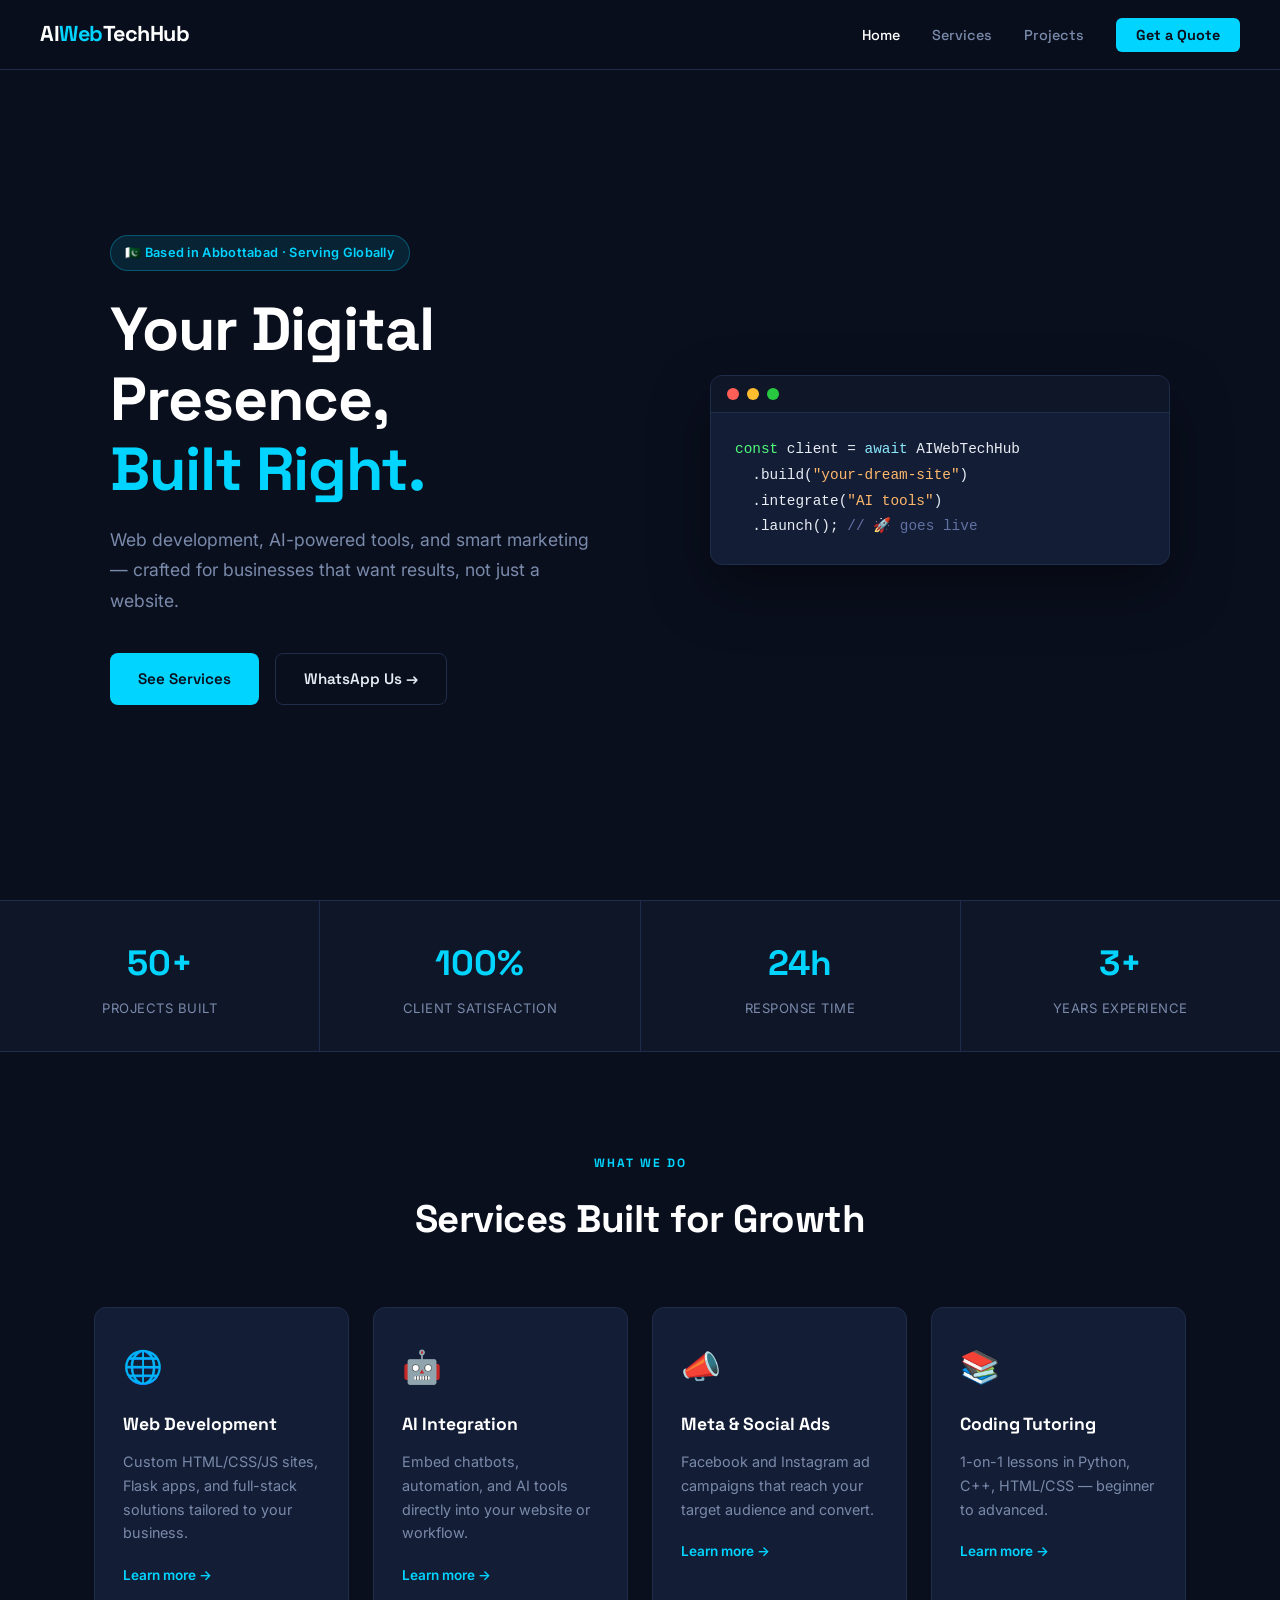
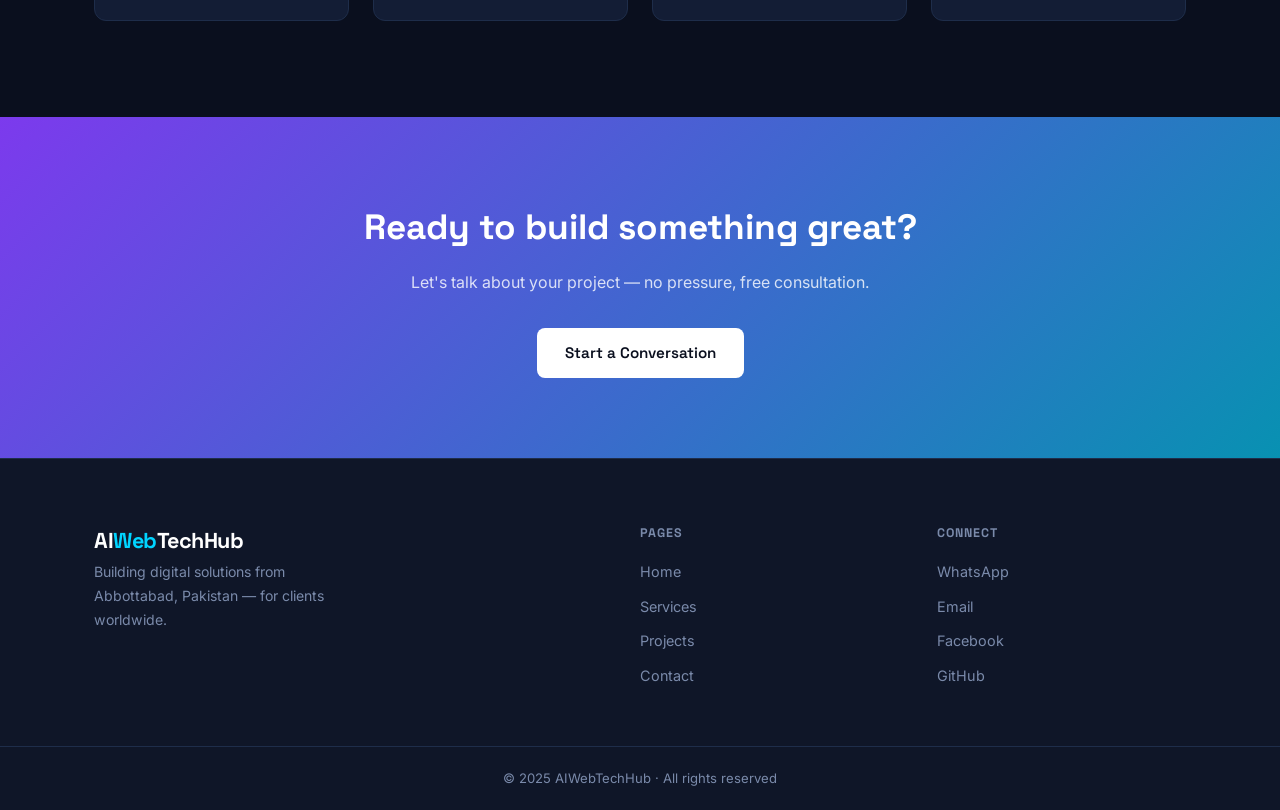
<file: index.html>
<!DOCTYPE html>
<html lang="en">
<head>
  <meta charset="UTF-8" />
  <meta name="viewport" content="width=device-width, initial-scale=1.0"/>
  <meta name="description" content="AIWebTechHub – Professional Web Development, AI Integration & Freelance Services in Pakistan."/>
  <meta name="facebook-domain-verification" content="ao5p8t0zbvvnbgl4bwg74y6uvb4ayr" />
  <title>AIWebTechHub – Web Development & AI Services</title>
  <link rel="stylesheet" href="css/style.css"/>
  <link rel="preconnect" href="https://fonts.googleapis.com"/>
  <link href="https://fonts.googleapis.com/css2?family=Space+Grotesk:wght@400;500;700&family=Inter:wght@300;400;500&display=swap" rel="stylesheet"/>

<!-- Google Analytics -->
<script async src="https://www.googletagmanager.com/gtag/js?id=G-YFWX3GRL5F"></script>
<script>
  window.dataLayer = window.dataLayer || [];
  function gtag(){dataLayer.push(arguments);}
  gtag("js", new Date());
  gtag("config", "G-YFWX3GRL5F");
</script>
</head>
<body>
  <nav class="nav" id="nav">
    <a href="index.html" class="nav-logo">AI<span>Web</span>TechHub</a>
    <button class="nav-toggle" onclick="toggleNav()" aria-label="Menu">&#9776;</button>
    <ul class="nav-links" id="navLinks">
      <li><a href="index.html" class="active">Home</a></li>
      <li><a href="services.html">Services</a></li>
      <li><a href="blog.html">Projects</a></li>
      <li><a href="contact.html" class="nav-cta">Get a Quote</a></li>
    </ul>
  </nav>

  <section class="hero">
    <div class="hero-content">
      <span class="hero-badge">🇵🇰 Based in Abbottabad · Serving Globally</span>
      <h1>Your Digital Presence,<br/><em>Built Right.</em></h1>
      <p class="hero-sub">Web development, AI-powered tools, and smart marketing — crafted for businesses that want results, not just a website.</p>
      <div class="hero-actions">
        <a href="services.html" class="btn btn-primary">See Services</a>
        <a href="contact.html" class="btn btn-ghost">WhatsApp Us →</a>
      </div>
    </div>
    <div class="hero-visual">
      <div class="code-card">
        <div class="code-dots"><span></span><span></span><span></span></div>
        <pre><code><span class="c-green">const</span> client = <span class="c-blue">await</span> AIWebTechHub
  .build(<span class="c-orange">"your-dream-site"</span>)
  .integrate(<span class="c-orange">"AI tools"</span>)
  .launch(); <span class="c-gray">// 🚀 goes live</span></code></pre>
      </div>
    </div>
  </section>

  <section class="stats">
    <div class="stat"><strong>50+</strong><span>Projects Built</span></div>
    <div class="stat"><strong>100%</strong><span>Client Satisfaction</span></div>
    <div class="stat"><strong>24h</strong><span>Response Time</span></div>
    <div class="stat"><strong>3+</strong><span>Years Experience</span></div>
  </section>

  <section class="section">
    <div class="container">
      <div class="section-head">
        <span class="eyebrow">What We Do</span>
        <h2>Services Built for Growth</h2>
      </div>
      <div class="cards">
        <div class="card">
          <div class="card-icon">🌐</div>
          <h3>Web Development</h3>
          <p>Custom HTML/CSS/JS sites, Flask apps, and full-stack solutions tailored to your business.</p>
          <a href="services.html#web" class="card-link">Learn more →</a>
        </div>
        <div class="card">
          <div class="card-icon">🤖</div>
          <h3>AI Integration</h3>
          <p>Embed chatbots, automation, and AI tools directly into your website or workflow.</p>
          <a href="services.html#ai" class="card-link">Learn more →</a>
        </div>
        <div class="card">
          <div class="card-icon">📣</div>
          <h3>Meta & Social Ads</h3>
          <p>Facebook and Instagram ad campaigns that reach your target audience and convert.</p>
          <a href="services.html#ads" class="card-link">Learn more →</a>
        </div>
        <div class="card">
          <div class="card-icon">📚</div>
          <h3>Coding Tutoring</h3>
          <p>1-on-1 lessons in Python, C++, HTML/CSS — beginner to advanced.</p>
          <a href="services.html#tutor" class="card-link">Learn more →</a>
        </div>
      </div>
    </div>
  </section>

  <section class="cta-band">
    <div class="container">
      <h2>Ready to build something great?</h2>
      <p>Let's talk about your project — no pressure, free consultation.</p>
      <a href="contact.html" class="btn btn-white">Start a Conversation</a>
    </div>
  </section>

  <footer class="footer">
    <div class="container footer-inner">
      <div class="footer-brand">
        <a href="index.html" class="nav-logo">AI<span>Web</span>TechHub</a>
        <p>Building digital solutions from Abbottabad, Pakistan — for clients worldwide.</p>
      </div>
      <div class="footer-links">
        <h4>Pages</h4>
        <a href="index.html">Home</a>
        <a href="services.html">Services</a>
        <a href="blog.html">Projects</a>
        <a href="contact.html">Contact</a>
      </div>
      <div class="footer-links">
        <h4>Connect</h4>
        <a href="https://wa.me/923401511291" target="_blank">WhatsApp</a>
        <a href="mailto:khalidhameed8989@gmail.com">Email</a>
        <a href="https://facebook.com/aiwebtechhub" target="_blank">Facebook</a>
        <a href="https://github.com/khalidhameed8989-hash" target="_blank">GitHub</a>
      </div>
    </div>
    <div class="footer-bottom"><p>© 2025 AIWebTechHub · All rights reserved</p></div>
  </footer>
  <script src="js/main.js"></script>
</body>
</html>
</file>
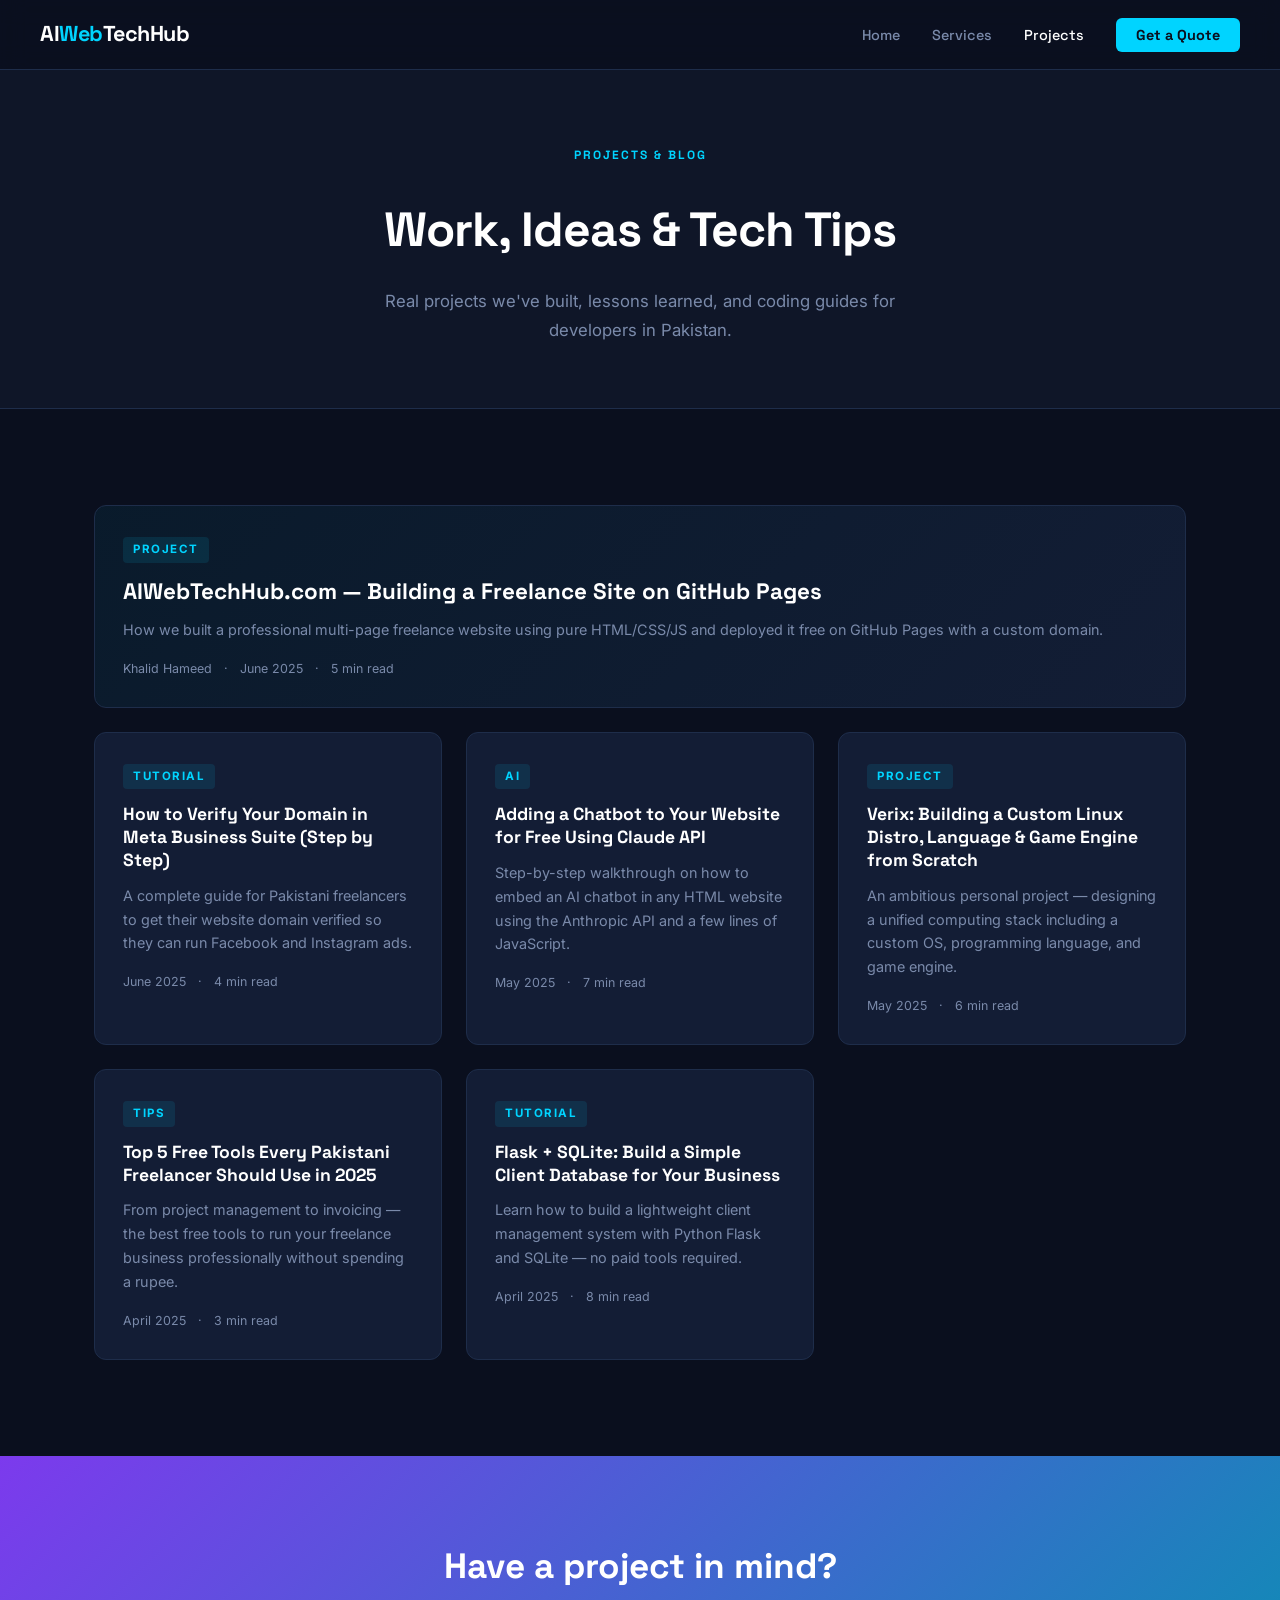
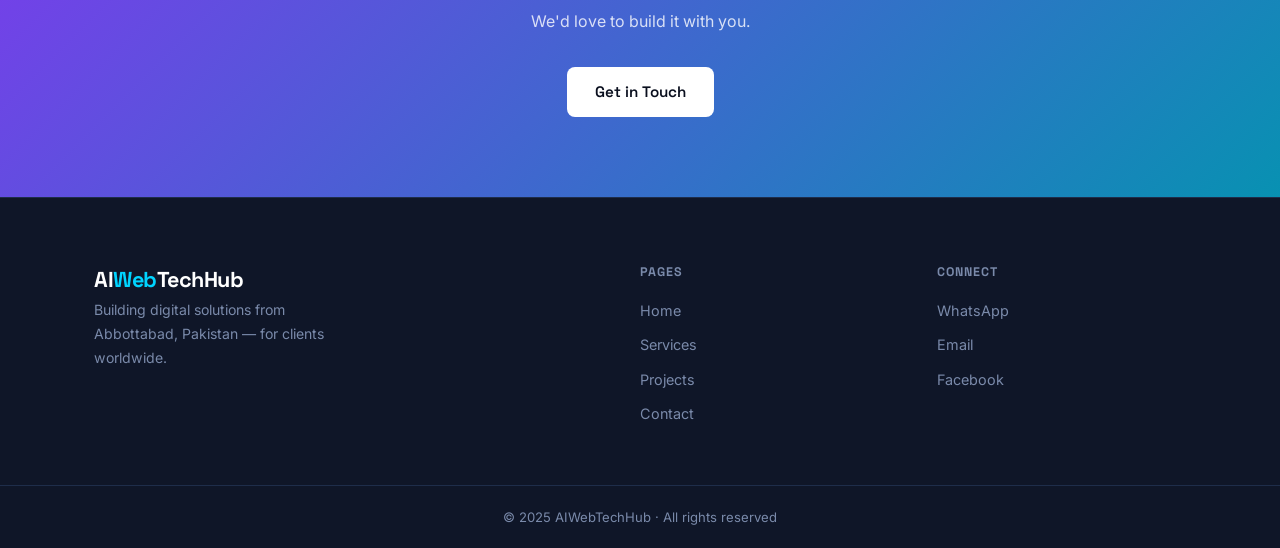
<file: blog.html>
<!DOCTYPE html>
<html lang="en">
<head>
  <meta charset="UTF-8"/>
  <meta name="viewport" content="width=device-width, initial-scale=1.0"/>
  <meta name="description" content="AIWebTechHub Projects & Blog – Coding tips, project showcases, and tech insights."/>
  <meta name="facebook-domain-verification" content="YOUR_META_CODE_HERE" />
  <title>Projects – AIWebTechHub</title>
  <link rel="stylesheet" href="css/style.css"/>
  <link rel="preconnect" href="https://fonts.googleapis.com"/>
  <link href="https://fonts.googleapis.com/css2?family=Space+Grotesk:wght@400;500;700&family=Inter:wght@300;400;500&display=swap" rel="stylesheet"/>

<!-- Google Analytics -->
<script async src="https://www.googletagmanager.com/gtag/js?id=G-YFWX3GRL5F"></script>
<script>
  window.dataLayer = window.dataLayer || [];
  function gtag(){dataLayer.push(arguments);}
  gtag("js", new Date());
  gtag("config", "G-YFWX3GRL5F");
</script>
</head>
<body>
  <nav class="nav" id="nav">
    <a href="index.html" class="nav-logo">AI<span>Web</span>TechHub</a>
    <button class="nav-toggle" onclick="toggleNav()" aria-label="Menu">&#9776;</button>
    <ul class="nav-links" id="navLinks">
      <li><a href="index.html">Home</a></li>
      <li><a href="services.html">Services</a></li>
      <li><a href="blog.html" class="active">Projects</a></li>
      <li><a href="contact.html" class="nav-cta">Get a Quote</a></li>
    </ul>
  </nav>

  <section class="page-hero">
    <div class="container">
      <span class="eyebrow">Projects & Blog</span>
      <h1>Work, Ideas & Tech Tips</h1>
      <p>Real projects we've built, lessons learned, and coding guides for developers in Pakistan.</p>
    </div>
  </section>

  <section class="section">
    <div class="container">
      <div class="blog-grid">
        <article class="blog-card featured">
          <div class="blog-tag">Project</div>
          <h2><a href="#">AIWebTechHub.com — Building a Freelance Site on GitHub Pages</a></h2>
          <p>How we built a professional multi-page freelance website using pure HTML/CSS/JS and deployed it free on GitHub Pages with a custom domain.</p>
          <div class="blog-meta">
            <span>Khalid Hameed</span>
            <span>June 2025</span>
            <span>5 min read</span>
          </div>
        </article>

        <article class="blog-card">
          <div class="blog-tag">Tutorial</div>
          <h3><a href="#">How to Verify Your Domain in Meta Business Suite (Step by Step)</a></h3>
          <p>A complete guide for Pakistani freelancers to get their website domain verified so they can run Facebook and Instagram ads.</p>
          <div class="blog-meta">
            <span>June 2025</span>
            <span>4 min read</span>
          </div>
        </article>

        <article class="blog-card">
          <div class="blog-tag">AI</div>
          <h3><a href="#">Adding a Chatbot to Your Website for Free Using Claude API</a></h3>
          <p>Step-by-step walkthrough on how to embed an AI chatbot in any HTML website using the Anthropic API and a few lines of JavaScript.</p>
          <div class="blog-meta">
            <span>May 2025</span>
            <span>7 min read</span>
          </div>
        </article>

        <article class="blog-card">
          <div class="blog-tag">Project</div>
          <h3><a href="#">Verix: Building a Custom Linux Distro, Language & Game Engine from Scratch</a></h3>
          <p>An ambitious personal project — designing a unified computing stack including a custom OS, programming language, and game engine.</p>
          <div class="blog-meta">
            <span>May 2025</span>
            <span>6 min read</span>
          </div>
        </article>

        <article class="blog-card">
          <div class="blog-tag">Tips</div>
          <h3><a href="#">Top 5 Free Tools Every Pakistani Freelancer Should Use in 2025</a></h3>
          <p>From project management to invoicing — the best free tools to run your freelance business professionally without spending a rupee.</p>
          <div class="blog-meta">
            <span>April 2025</span>
            <span>3 min read</span>
          </div>
        </article>

        <article class="blog-card">
          <div class="blog-tag">Tutorial</div>
          <h3><a href="#">Flask + SQLite: Build a Simple Client Database for Your Business</a></h3>
          <p>Learn how to build a lightweight client management system with Python Flask and SQLite — no paid tools required.</p>
          <div class="blog-meta">
            <span>April 2025</span>
            <span>8 min read</span>
          </div>
        </article>
      </div>
    </div>
  </section>

  <section class="cta-band">
    <div class="container">
      <h2>Have a project in mind?</h2>
      <p>We'd love to build it with you.</p>
      <a href="contact.html" class="btn btn-white">Get in Touch</a>
    </div>
  </section>

  <footer class="footer">
    <div class="container footer-inner">
      <div class="footer-brand">
        <a href="index.html" class="nav-logo">AI<span>Web</span>TechHub</a>
        <p>Building digital solutions from Abbottabad, Pakistan — for clients worldwide.</p>
      </div>
      <div class="footer-links">
        <h4>Pages</h4>
        <a href="index.html">Home</a>
        <a href="services.html">Services</a>
        <a href="blog.html">Projects</a>
        <a href="contact.html">Contact</a>
      </div>
      <div class="footer-links">
        <h4>Connect</h4>
        <a href="https://wa.me/923401511291" target="_blank">WhatsApp</a>
        <a href="mailto:khalidhameed8989@gmail.com">Email</a>
        <a href="https://facebook.com/aiwebtechhub" target="_blank">Facebook</a>
      </div>
    </div>
    <div class="footer-bottom"><p>© 2025 AIWebTechHub · All rights reserved</p></div>
  </footer>
  <script src="js/main.js"></script>
</body>
</html>
</file>
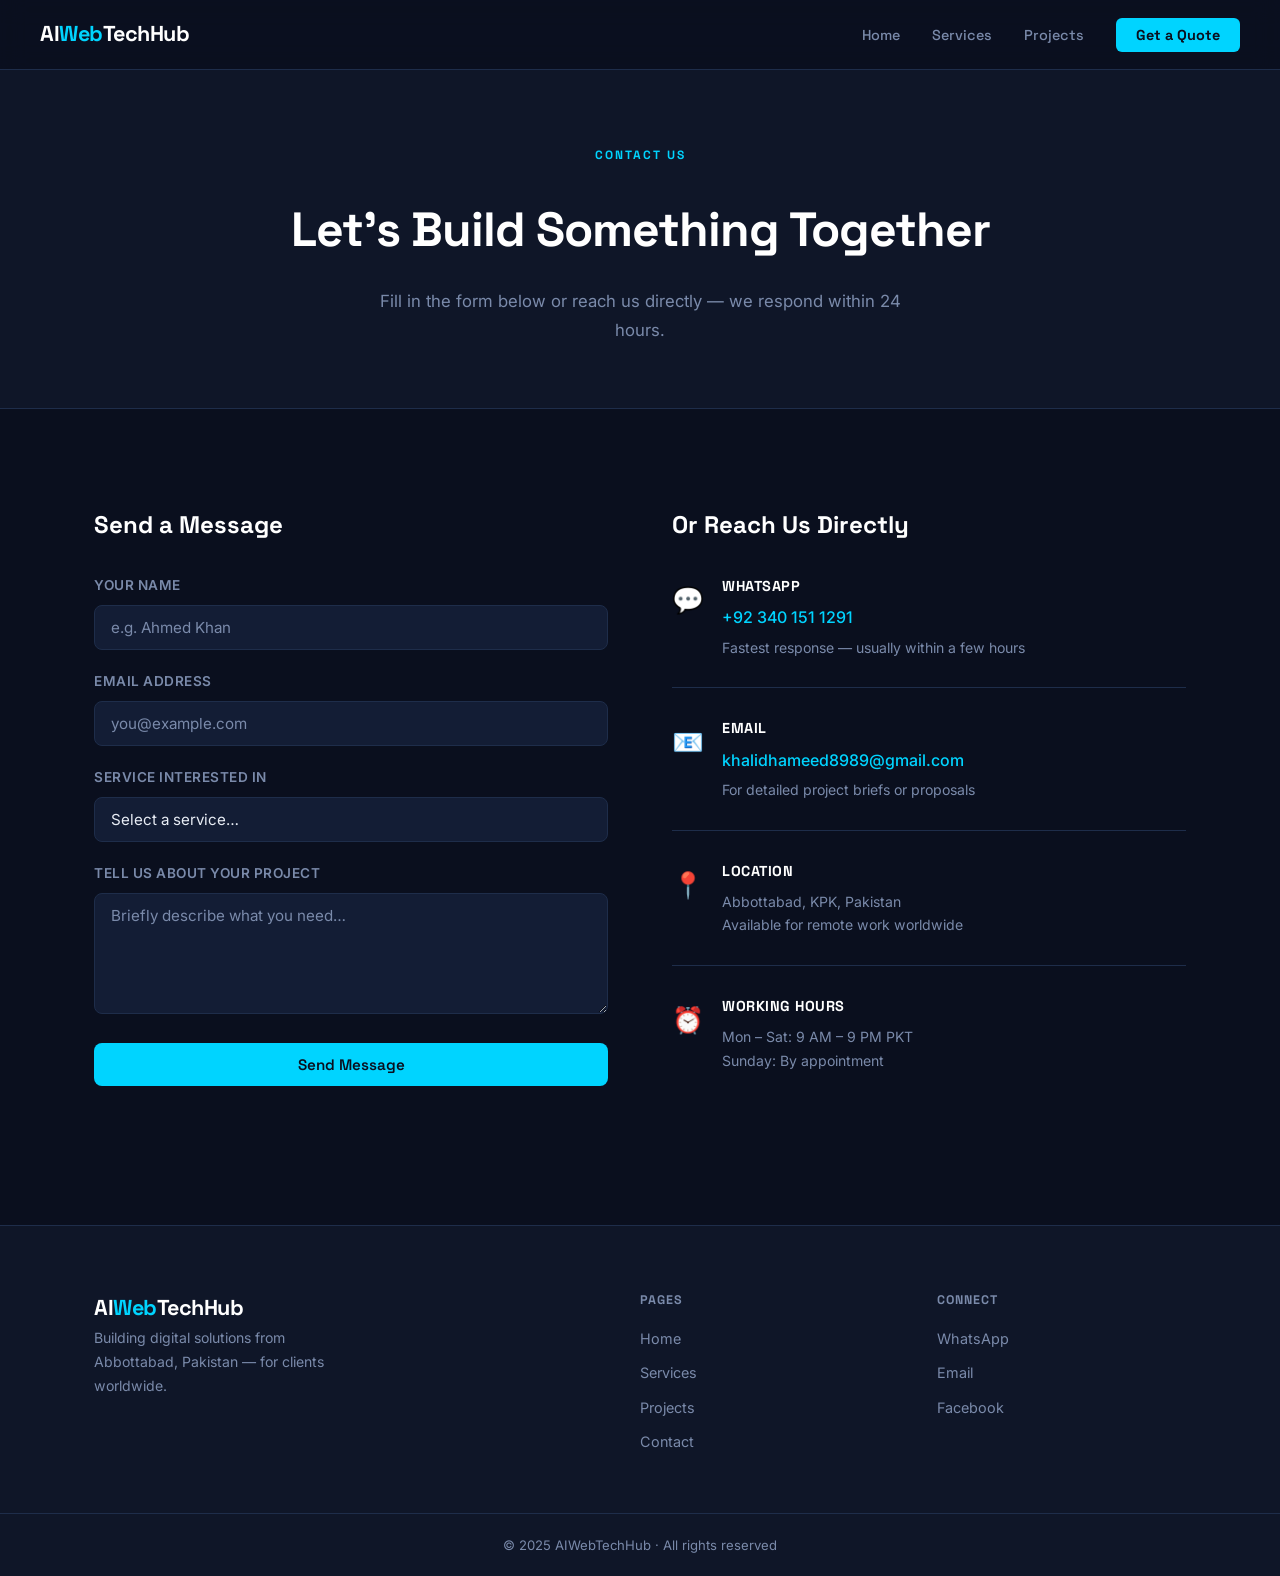
<file: contact.html>
<!DOCTYPE html>
<html lang="en">
<head>
  <meta charset="UTF-8"/>
  <meta name="viewport" content="width=device-width, initial-scale=1.0"/>
  <meta name="description" content="Contact AIWebTechHub – Get a free quote for your web project."/>
  <meta name="facebook-domain-verification" content="YOUR_META_CODE_HERE" />
  <title>Contact – AIWebTechHub</title>
  <link rel="stylesheet" href="css/style.css"/>
  <link rel="preconnect" href="https://fonts.googleapis.com"/>
  <link href="https://fonts.googleapis.com/css2?family=Space+Grotesk:wght@400;500;700&family=Inter:wght@300;400;500&display=swap" rel="stylesheet"/>

<!-- Google Analytics -->
<script async src="https://www.googletagmanager.com/gtag/js?id=G-YFWX3GRL5F"></script>
<script>
  window.dataLayer = window.dataLayer || [];
  function gtag(){dataLayer.push(arguments);}
  gtag("js", new Date());
  gtag("config", "G-YFWX3GRL5F");
</script>
</head>
<body>
  <nav class="nav" id="nav">
    <a href="index.html" class="nav-logo">AI<span>Web</span>TechHub</a>
    <button class="nav-toggle" onclick="toggleNav()" aria-label="Menu">&#9776;</button>
    <ul class="nav-links" id="navLinks">
      <li><a href="index.html">Home</a></li>
      <li><a href="services.html">Services</a></li>
      <li><a href="blog.html">Projects</a></li>
      <li><a href="contact.html" class="active nav-cta">Get a Quote</a></li>
    </ul>
  </nav>

  <section class="page-hero">
    <div class="container">
      <span class="eyebrow">Contact Us</span>
      <h1>Let's Build Something Together</h1>
      <p>Fill in the form below or reach us directly — we respond within 24 hours.</p>
    </div>
  </section>

  <section class="section">
    <div class="container contact-grid">
      <div class="contact-form-wrap">
        <h2>Send a Message</h2>
        <form id="contactForm">
          <div class="form-group">
            <label for="name">Your Name</label>
            <input type="text" id="name" name="name" placeholder="e.g. Ahmed Khan" required/>
          </div>
          <div class="form-group">
            <label for="email">Email Address</label>
            <input type="email" id="email" name="email" placeholder="you@example.com" required/>
          </div>
          <div class="form-group">
            <label for="service">Service Interested In</label>
            <select id="service" name="service">
              <option value="">Select a service…</option>
              <option>Web Development</option>
              <option>AI Integration</option>
              <option>Meta & Social Ads</option>
              <option>Coding Tutoring</option>
              <option>Other / Not Sure</option>
            </select>
          </div>
          <div class="form-group">
            <label for="message">Tell Us About Your Project</label>
            <textarea id="message" name="message" rows="5" placeholder="Briefly describe what you need…" required></textarea>
          </div>
          <button type="submit" class="btn btn-primary full-width">Send Message</button>
          <p id="form-status" class="form-status"></p>
        </form>
      </div>

      <div class="contact-info">
        <h2>Or Reach Us Directly</h2>
        <div class="contact-item">
          <div class="ci-icon">💬</div>
          <div>
            <h4>WhatsApp</h4>
            <a href="https://wa.me/923401511291" target="_blank">+92 340 151 1291</a>
            <p>Fastest response — usually within a few hours</p>
          </div>
        </div>
        <div class="contact-item">
          <div class="ci-icon">📧</div>
          <div>
            <h4>Email</h4>
            <a href="mailto:khalidhameed8989@gmail.com">khalidhameed8989@gmail.com</a>
            <p>For detailed project briefs or proposals</p>
          </div>
        </div>
        <div class="contact-item">
          <div class="ci-icon">📍</div>
          <div>
            <h4>Location</h4>
            <p>Abbottabad, KPK, Pakistan<br/>Available for remote work worldwide</p>
          </div>
        </div>
        <div class="contact-item">
          <div class="ci-icon">⏰</div>
          <div>
            <h4>Working Hours</h4>
            <p>Mon – Sat: 9 AM – 9 PM PKT<br/>Sunday: By appointment</p>
          </div>
        </div>
      </div>
    </div>
  </section>

  <footer class="footer">
    <div class="container footer-inner">
      <div class="footer-brand">
        <a href="index.html" class="nav-logo">AI<span>Web</span>TechHub</a>
        <p>Building digital solutions from Abbottabad, Pakistan — for clients worldwide.</p>
      </div>
      <div class="footer-links">
        <h4>Pages</h4>
        <a href="index.html">Home</a>
        <a href="services.html">Services</a>
        <a href="blog.html">Projects</a>
        <a href="contact.html">Contact</a>
      </div>
      <div class="footer-links">
        <h4>Connect</h4>
        <a href="https://wa.me/923401511291" target="_blank">WhatsApp</a>
        <a href="mailto:khalidhameed8989@gmail.com">Email</a>
        <a href="https://facebook.com/aiwebtechhub" target="_blank">Facebook</a>
      </div>
    </div>
    <div class="footer-bottom"><p>© 2025 AIWebTechHub · All rights reserved</p></div>
  </footer>

  <script src="js/main.js"></script>
</body>
</html>
</file>
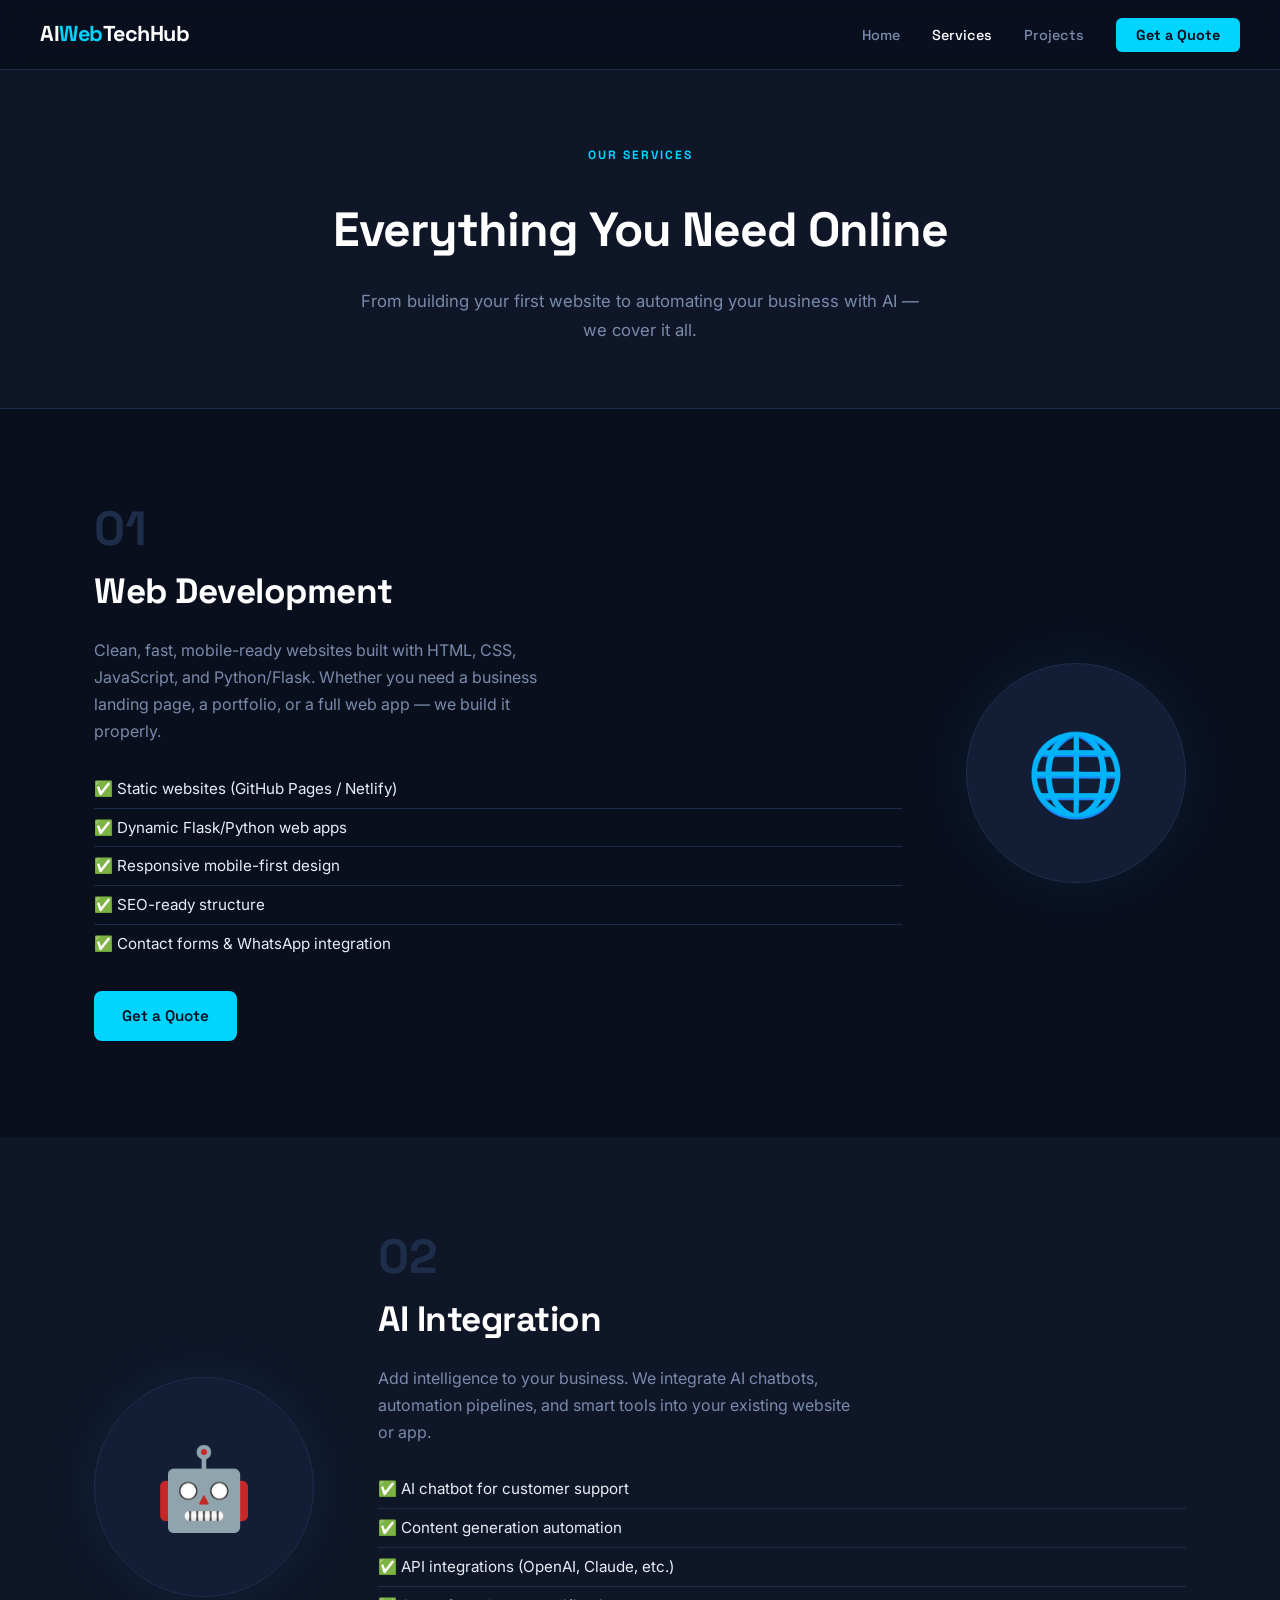
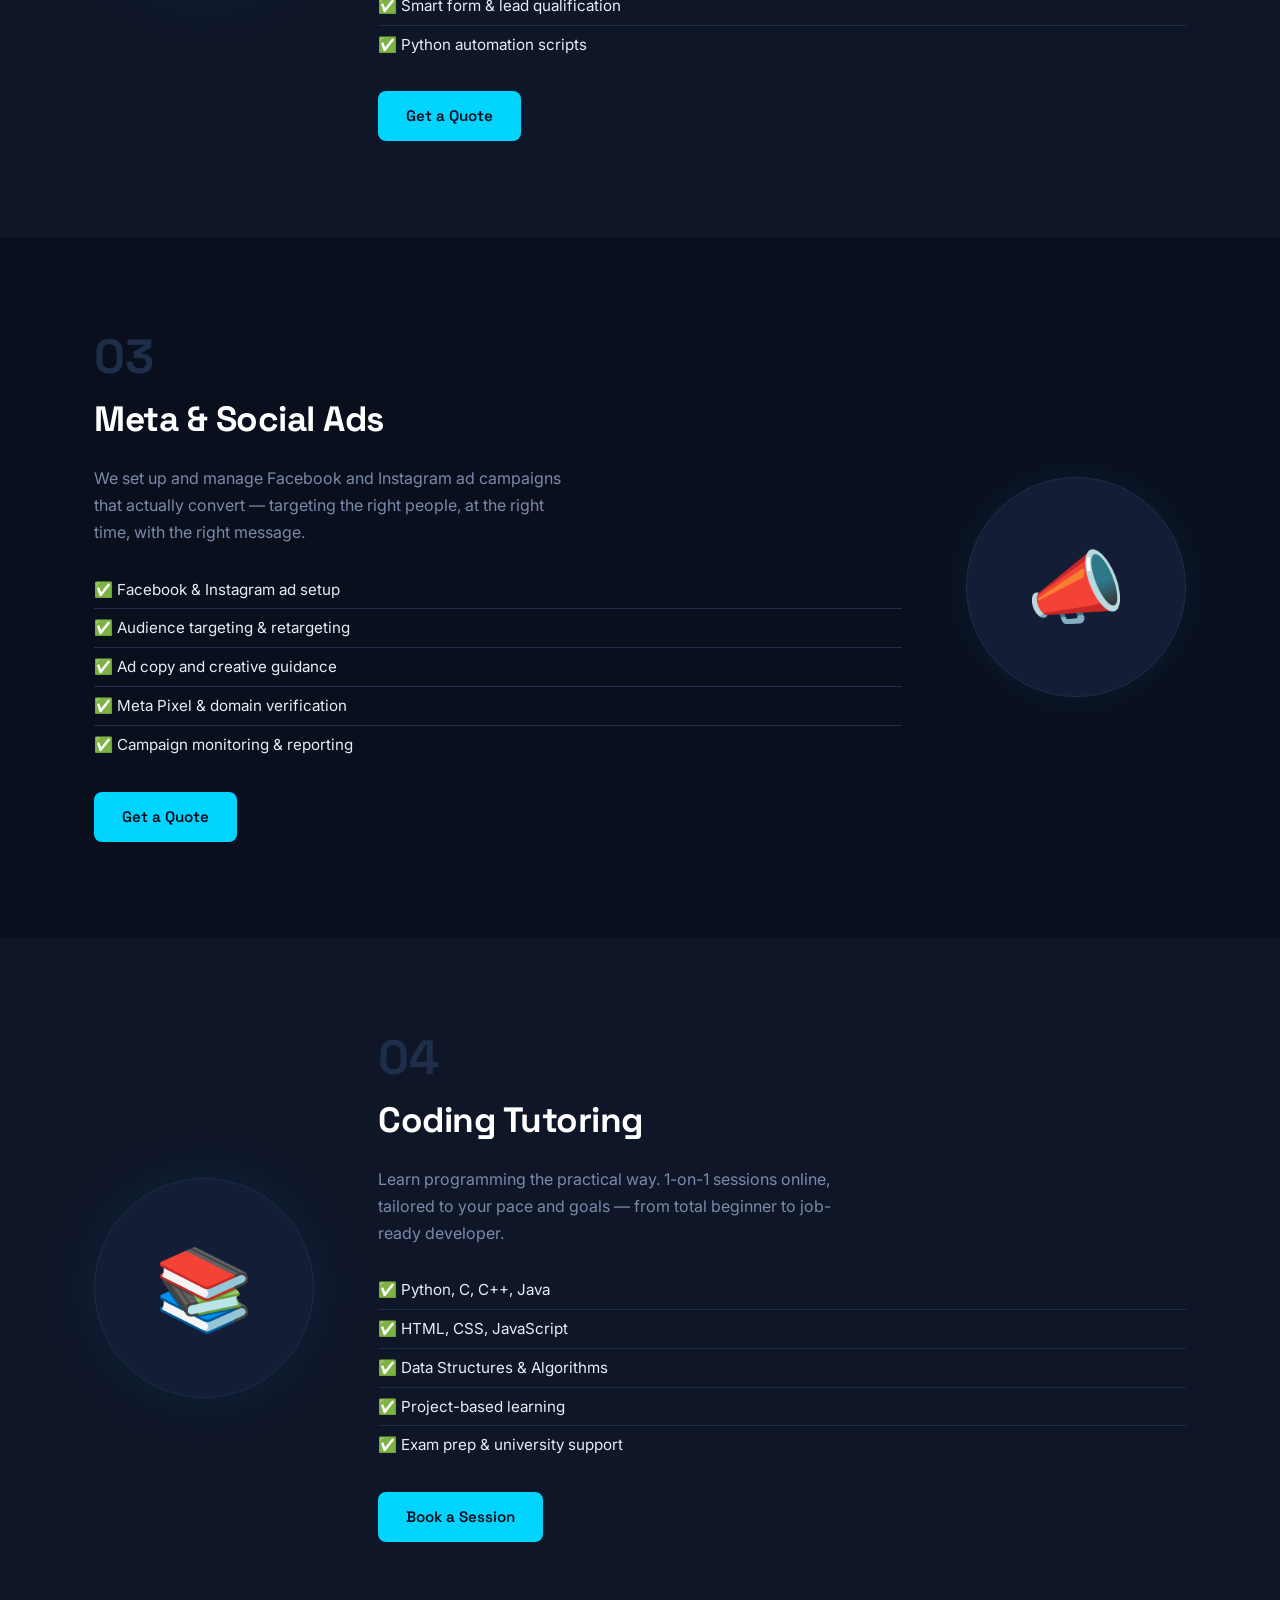
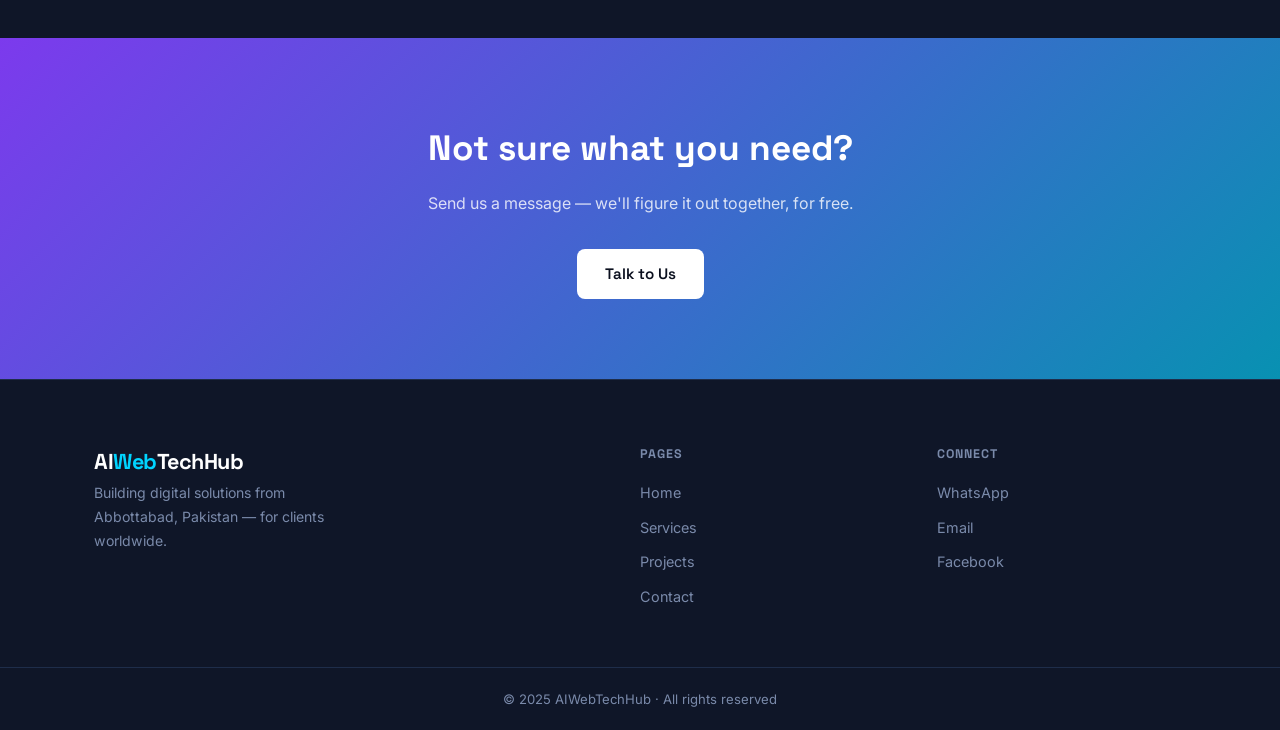
<file: services.html>
<!DOCTYPE html>
<html lang="en">
<head>
  <meta charset="UTF-8"/>
  <meta name="viewport" content="width=device-width, initial-scale=1.0"/>
  <meta name="description" content="AIWebTechHub Services – Web Development, AI Integration, Meta Ads, and Coding Tutoring."/>
  <meta name="facebook-domain-verification" content="YOUR_META_CODE_HERE" />
  <title>Services – AIWebTechHub</title>
  <link rel="stylesheet" href="css/style.css"/>
  <link rel="preconnect" href="https://fonts.googleapis.com"/>
  <link href="https://fonts.googleapis.com/css2?family=Space+Grotesk:wght@400;500;700&family=Inter:wght@300;400;500&display=swap" rel="stylesheet"/>

<!-- Google Analytics -->
<script async src="https://www.googletagmanager.com/gtag/js?id=G-YFWX3GRL5F"></script>
<script>
  window.dataLayer = window.dataLayer || [];
  function gtag(){dataLayer.push(arguments);}
  gtag("js", new Date());
  gtag("config", "G-YFWX3GRL5F");
</script>
</head>
<body>
  <nav class="nav" id="nav">
    <a href="index.html" class="nav-logo">AI<span>Web</span>TechHub</a>
    <button class="nav-toggle" onclick="toggleNav()" aria-label="Menu">&#9776;</button>
    <ul class="nav-links" id="navLinks">
      <li><a href="index.html">Home</a></li>
      <li><a href="services.html" class="active">Services</a></li>
      <li><a href="blog.html">Projects</a></li>
      <li><a href="contact.html" class="nav-cta">Get a Quote</a></li>
    </ul>
  </nav>

  <section class="page-hero">
    <div class="container">
      <span class="eyebrow">Our Services</span>
      <h1>Everything You Need Online</h1>
      <p>From building your first website to automating your business with AI — we cover it all.</p>
    </div>
  </section>

  <section class="section" id="web">
    <div class="container service-row">
      <div class="service-text">
        <span class="service-tag">01</span>
        <h2>Web Development</h2>
        <p>Clean, fast, mobile-ready websites built with HTML, CSS, JavaScript, and Python/Flask. Whether you need a business landing page, a portfolio, or a full web app — we build it properly.</p>
        <ul class="service-list">
          <li>✅ Static websites (GitHub Pages / Netlify)</li>
          <li>✅ Dynamic Flask/Python web apps</li>
          <li>✅ Responsive mobile-first design</li>
          <li>✅ SEO-ready structure</li>
          <li>✅ Contact forms & WhatsApp integration</li>
        </ul>
        <a href="contact.html" class="btn btn-primary">Get a Quote</a>
      </div>
      <div class="service-visual s1">🌐</div>
    </div>
  </section>

  <section class="section alt-bg" id="ai">
    <div class="container service-row reverse">
      <div class="service-text">
        <span class="service-tag">02</span>
        <h2>AI Integration</h2>
        <p>Add intelligence to your business. We integrate AI chatbots, automation pipelines, and smart tools into your existing website or app.</p>
        <ul class="service-list">
          <li>✅ AI chatbot for customer support</li>
          <li>✅ Content generation automation</li>
          <li>✅ API integrations (OpenAI, Claude, etc.)</li>
          <li>✅ Smart form & lead qualification</li>
          <li>✅ Python automation scripts</li>
        </ul>
        <a href="contact.html" class="btn btn-primary">Get a Quote</a>
      </div>
      <div class="service-visual s2">🤖</div>
    </div>
  </section>

  <section class="section" id="ads">
    <div class="container service-row">
      <div class="service-text">
        <span class="service-tag">03</span>
        <h2>Meta & Social Ads</h2>
        <p>We set up and manage Facebook and Instagram ad campaigns that actually convert — targeting the right people, at the right time, with the right message.</p>
        <ul class="service-list">
          <li>✅ Facebook & Instagram ad setup</li>
          <li>✅ Audience targeting & retargeting</li>
          <li>✅ Ad copy and creative guidance</li>
          <li>✅ Meta Pixel & domain verification</li>
          <li>✅ Campaign monitoring & reporting</li>
        </ul>
        <a href="contact.html" class="btn btn-primary">Get a Quote</a>
      </div>
      <div class="service-visual s3">📣</div>
    </div>
  </section>

  <section class="section alt-bg" id="tutor">
    <div class="container service-row reverse">
      <div class="service-text">
        <span class="service-tag">04</span>
        <h2>Coding Tutoring</h2>
        <p>Learn programming the practical way. 1-on-1 sessions online, tailored to your pace and goals — from total beginner to job-ready developer.</p>
        <ul class="service-list">
          <li>✅ Python, C, C++, Java</li>
          <li>✅ HTML, CSS, JavaScript</li>
          <li>✅ Data Structures & Algorithms</li>
          <li>✅ Project-based learning</li>
          <li>✅ Exam prep & university support</li>
        </ul>
        <a href="contact.html" class="btn btn-primary">Book a Session</a>
      </div>
      <div class="service-visual s4">📚</div>
    </div>
  </section>

  <section class="cta-band">
    <div class="container">
      <h2>Not sure what you need?</h2>
      <p>Send us a message — we'll figure it out together, for free.</p>
      <a href="contact.html" class="btn btn-white">Talk to Us</a>
    </div>
  </section>

  <footer class="footer">
    <div class="container footer-inner">
      <div class="footer-brand">
        <a href="index.html" class="nav-logo">AI<span>Web</span>TechHub</a>
        <p>Building digital solutions from Abbottabad, Pakistan — for clients worldwide.</p>
      </div>
      <div class="footer-links">
        <h4>Pages</h4>
        <a href="index.html">Home</a>
        <a href="services.html">Services</a>
        <a href="blog.html">Projects</a>
        <a href="contact.html">Contact</a>
      </div>
      <div class="footer-links">
        <h4>Connect</h4>
        <a href="https://wa.me/923401511291" target="_blank">WhatsApp</a>
        <a href="mailto:khalidhameed8989@gmail.com">Email</a>
        <a href="https://facebook.com/aiwebtechhub" target="_blank">Facebook</a>
      </div>
    </div>
    <div class="footer-bottom"><p>© 2025 AIWebTechHub · All rights reserved</p></div>
  </footer>
  <script src="js/main.js"></script>
</body>
</html>
</file>
<file: css/style.css>
/* ==========================================
   AIWebTechHub – Main Stylesheet
   Palette: Deep navy bg · Cyan accent · Off-white text
   Type: Space Grotesk (display) / Inter (body)
   ========================================== */

*, *::before, *::after { box-sizing: border-box; margin: 0; padding: 0; }

:root {
  --bg:        #0a0f1e;
  --bg-alt:    #0f1628;
  --surface:   #131d35;
  --border:    #1e2d4a;
  --accent:    #00d4ff;
  --accent2:   #7c3aed;
  --text:      #e8edf5;
  --muted:     #7a8aaa;
  --white:     #ffffff;
  --font-d:    'Space Grotesk', sans-serif;
  --font-b:    'Inter', sans-serif;
  --radius:    12px;
  --transition: 0.25s ease;
}

html { scroll-behavior: smooth; }

body {
  background: var(--bg);
  color: var(--text);
  font-family: var(--font-b);
  font-size: 16px;
  line-height: 1.7;
  -webkit-font-smoothing: antialiased;
}

a { color: inherit; text-decoration: none; }
img { max-width: 100%; display: block; }

.container {
  max-width: 1140px;
  margin: 0 auto;
  padding: 0 24px;
}

/* ── NAV ── */
.nav {
  position: fixed;
  top: 0; left: 0; right: 0;
  z-index: 100;
  display: flex;
  align-items: center;
  justify-content: space-between;
  padding: 16px 40px;
  background: rgba(10, 15, 30, 0.85);
  backdrop-filter: blur(12px);
  border-bottom: 1px solid var(--border);
  transition: padding var(--transition);
}

.nav-logo {
  font-family: var(--font-d);
  font-size: 1.35rem;
  font-weight: 700;
  color: var(--white);
  letter-spacing: -0.5px;
}

.nav-logo span { color: var(--accent); }

.nav-links {
  display: flex;
  align-items: center;
  gap: 32px;
  list-style: none;
}

.nav-links a {
  font-family: var(--font-d);
  font-size: 0.9rem;
  font-weight: 500;
  color: var(--muted);
  transition: color var(--transition);
}

.nav-links a:hover,
.nav-links a.active { color: var(--white); }

.nav-cta {
  background: var(--accent) !important;
  color: var(--bg) !important;
  padding: 8px 20px;
  border-radius: 6px;
  font-weight: 700 !important;
  transition: opacity var(--transition) !important;
}

.nav-cta:hover { opacity: 0.85; }

.nav-toggle {
  display: none;
  background: none;
  border: none;
  color: var(--text);
  font-size: 1.5rem;
  cursor: pointer;
}

/* ── HERO ── */
.hero {
  min-height: 100vh;
  display: flex;
  align-items: center;
  padding: 120px 40px 80px;
  max-width: 1140px;
  margin: 0 auto;
  gap: 60px;
}

.hero-content { flex: 1; }

.hero-badge {
  display: inline-block;
  background: rgba(0, 212, 255, 0.1);
  border: 1px solid rgba(0, 212, 255, 0.3);
  color: var(--accent);
  font-size: 0.8rem;
  font-weight: 600;
  padding: 6px 14px;
  border-radius: 100px;
  letter-spacing: 0.3px;
  margin-bottom: 24px;
}

.hero-content h1 {
  font-family: var(--font-d);
  font-size: clamp(2.4rem, 5vw, 3.8rem);
  font-weight: 700;
  line-height: 1.15;
  color: var(--white);
  letter-spacing: -1px;
  margin-bottom: 20px;
}

.hero-content h1 em {
  font-style: normal;
  color: var(--accent);
}

.hero-sub {
  font-size: 1.1rem;
  color: var(--muted);
  max-width: 480px;
  margin-bottom: 36px;
  line-height: 1.75;
}

.hero-actions { display: flex; gap: 16px; flex-wrap: wrap; }

.hero-visual { flex: 1; max-width: 460px; }

/* Code Card */
.code-card {
  background: var(--surface);
  border: 1px solid var(--border);
  border-radius: var(--radius);
  overflow: hidden;
  box-shadow: 0 24px 60px rgba(0,0,0,0.4);
}

.code-dots {
  padding: 12px 16px;
  background: var(--bg-alt);
  border-bottom: 1px solid var(--border);
  display: flex;
  gap: 8px;
}

.code-dots span {
  width: 12px; height: 12px;
  border-radius: 50%;
  background: var(--border);
}

.code-dots span:nth-child(1) { background: #ff5f57; }
.code-dots span:nth-child(2) { background: #febc2e; }
.code-dots span:nth-child(3) { background: #28c840; }

.code-card pre {
  padding: 24px;
  font-family: 'Courier New', monospace;
  font-size: 0.9rem;
  line-height: 1.8;
  overflow-x: auto;
}

.c-green  { color: #50fa7b; }
.c-blue   { color: #8be9fd; }
.c-orange { color: #ffb86c; }
.c-gray   { color: #6272a4; }

/* ── BUTTONS ── */
.btn {
  display: inline-flex;
  align-items: center;
  justify-content: center;
  font-family: var(--font-d);
  font-size: 0.95rem;
  font-weight: 600;
  padding: 12px 28px;
  border-radius: 8px;
  border: none;
  cursor: pointer;
  transition: all var(--transition);
  text-decoration: none;
}

.btn-primary {
  background: var(--accent);
  color: var(--bg);
}

.btn-primary:hover { background: #00bfe8; transform: translateY(-1px); }

.btn-ghost {
  background: transparent;
  color: var(--text);
  border: 1px solid var(--border);
}

.btn-ghost:hover { border-color: var(--accent); color: var(--accent); }

.btn-white {
  background: var(--white);
  color: var(--bg);
}

.btn-white:hover { background: #e8edf5; transform: translateY(-1px); }

.full-width { width: 100%; }

/* ── STATS ── */
.stats {
  display: flex;
  justify-content: center;
  flex-wrap: wrap;
  gap: 0;
  border-top: 1px solid var(--border);
  border-bottom: 1px solid var(--border);
  background: var(--bg-alt);
}

.stat {
  flex: 1;
  min-width: 160px;
  display: flex;
  flex-direction: column;
  align-items: center;
  padding: 32px 24px;
  border-right: 1px solid var(--border);
}

.stat:last-child { border-right: none; }

.stat strong {
  font-family: var(--font-d);
  font-size: 2.2rem;
  font-weight: 700;
  color: var(--accent);
}

.stat span {
  font-size: 0.82rem;
  color: var(--muted);
  text-transform: uppercase;
  letter-spacing: 0.5px;
  margin-top: 4px;
}

/* ── SECTIONS ── */
.section {
  padding: 96px 0;
}

.alt-bg { background: var(--bg-alt); }

.section-head {
  text-align: center;
  margin-bottom: 56px;
}

.eyebrow {
  display: inline-block;
  font-family: var(--font-d);
  font-size: 0.75rem;
  font-weight: 700;
  letter-spacing: 2px;
  text-transform: uppercase;
  color: var(--accent);
  margin-bottom: 12px;
}

.section-head h2 {
  font-family: var(--font-d);
  font-size: clamp(1.8rem, 3vw, 2.5rem);
  font-weight: 700;
  color: var(--white);
  letter-spacing: -0.5px;
}

/* ── CARDS ── */
.cards {
  display: grid;
  grid-template-columns: repeat(auto-fit, minmax(240px, 1fr));
  gap: 24px;
}

.card {
  background: var(--surface);
  border: 1px solid var(--border);
  border-radius: var(--radius);
  padding: 32px 28px;
  transition: border-color var(--transition), transform var(--transition);
}

.card:hover {
  border-color: var(--accent);
  transform: translateY(-4px);
}

.card-icon {
  font-size: 2rem;
  margin-bottom: 16px;
}

.card h3 {
  font-family: var(--font-d);
  font-size: 1.1rem;
  font-weight: 700;
  color: var(--white);
  margin-bottom: 10px;
}

.card p {
  font-size: 0.9rem;
  color: var(--muted);
  line-height: 1.65;
  margin-bottom: 16px;
}

.card-link {
  font-size: 0.85rem;
  font-weight: 600;
  color: var(--accent);
}

.card-link:hover { text-decoration: underline; }

/* ── CTA BAND ── */
.cta-band {
  background: linear-gradient(135deg, var(--accent2) 0%, #0891b2 100%);
  padding: 80px 0;
  text-align: center;
}

.cta-band h2 {
  font-family: var(--font-d);
  font-size: clamp(1.6rem, 3vw, 2.2rem);
  font-weight: 700;
  color: var(--white);
  margin-bottom: 12px;
}

.cta-band p {
  color: rgba(255,255,255,0.8);
  font-size: 1rem;
  margin-bottom: 32px;
}

/* ── PAGE HERO ── */
.page-hero {
  padding: 140px 0 64px;
  text-align: center;
  background: var(--bg-alt);
  border-bottom: 1px solid var(--border);
}

.page-hero h1 {
  font-family: var(--font-d);
  font-size: clamp(2rem, 4vw, 3rem);
  font-weight: 700;
  color: var(--white);
  letter-spacing: -1px;
  margin: 12px 0 16px;
}

.page-hero p {
  color: var(--muted);
  font-size: 1.05rem;
  max-width: 560px;
  margin: 0 auto;
}

/* ── SERVICES PAGE ── */
.service-row {
  display: flex;
  align-items: center;
  gap: 64px;
}

.service-row.reverse { flex-direction: row-reverse; }

.service-text { flex: 1; }

.service-tag {
  font-family: var(--font-d);
  font-size: 3rem;
  font-weight: 700;
  color: var(--border);
  line-height: 1;
  margin-bottom: 8px;
  display: block;
}

.service-text h2 {
  font-family: var(--font-d);
  font-size: clamp(1.6rem, 3vw, 2.2rem);
  font-weight: 700;
  color: var(--white);
  letter-spacing: -0.5px;
  margin-bottom: 16px;
}

.service-text p {
  color: var(--muted);
  font-size: 1rem;
  margin-bottom: 24px;
  max-width: 480px;
}

.service-list {
  list-style: none;
  margin-bottom: 28px;
}

.service-list li {
  font-size: 0.95rem;
  color: var(--text);
  padding: 6px 0;
  border-bottom: 1px solid var(--border);
}

.service-list li:last-child { border-bottom: none; }

.service-visual {
  flex: 0 0 220px;
  height: 220px;
  background: var(--surface);
  border: 1px solid var(--border);
  border-radius: 50%;
  display: flex;
  align-items: center;
  justify-content: center;
  font-size: 5rem;
  box-shadow: 0 0 60px rgba(0, 212, 255, 0.07);
}

/* ── CONTACT PAGE ── */
.contact-grid {
  display: grid;
  grid-template-columns: 1fr 1fr;
  gap: 64px;
  align-items: start;
}

.contact-form-wrap h2,
.contact-info h2 {
  font-family: var(--font-d);
  font-size: 1.5rem;
  font-weight: 700;
  color: var(--white);
  margin-bottom: 28px;
}

.form-group {
  margin-bottom: 20px;
}

.form-group label {
  display: block;
  font-size: 0.85rem;
  font-weight: 600;
  color: var(--muted);
  margin-bottom: 8px;
  text-transform: uppercase;
  letter-spacing: 0.5px;
}

.form-group input,
.form-group select,
.form-group textarea {
  width: 100%;
  background: var(--surface);
  border: 1px solid var(--border);
  border-radius: 8px;
  padding: 12px 16px;
  color: var(--text);
  font-family: var(--font-b);
  font-size: 0.95rem;
  outline: none;
  transition: border-color var(--transition);
  appearance: none;
}

.form-group input:focus,
.form-group select:focus,
.form-group textarea:focus {
  border-color: var(--accent);
}

.form-group input::placeholder,
.form-group textarea::placeholder { color: var(--muted); }

.form-status {
  margin-top: 12px;
  font-size: 0.9rem;
  color: var(--accent);
  min-height: 20px;
}

.contact-item {
  display: flex;
  gap: 18px;
  margin-bottom: 28px;
  padding-bottom: 28px;
  border-bottom: 1px solid var(--border);
}

.contact-item:last-child { border-bottom: none; }

.ci-icon {
  font-size: 1.6rem;
  flex-shrink: 0;
  margin-top: 4px;
}

.contact-item h4 {
  font-family: var(--font-d);
  font-size: 0.9rem;
  font-weight: 700;
  color: var(--white);
  margin-bottom: 6px;
  text-transform: uppercase;
  letter-spacing: 0.5px;
}

.contact-item a {
  color: var(--accent);
  font-weight: 500;
}

.contact-item p {
  font-size: 0.88rem;
  color: var(--muted);
  margin-top: 4px;
}

/* ── BLOG PAGE ── */
.blog-grid {
  display: grid;
  grid-template-columns: repeat(auto-fit, minmax(300px, 1fr));
  gap: 24px;
}

.blog-card {
  background: var(--surface);
  border: 1px solid var(--border);
  border-radius: var(--radius);
  padding: 28px;
  transition: border-color var(--transition), transform var(--transition);
}

.blog-card:hover {
  border-color: var(--accent);
  transform: translateY(-4px);
}

.blog-card.featured {
  grid-column: 1 / -1;
  background: linear-gradient(135deg, rgba(0,212,255,0.06) 0%, var(--surface) 100%);
}

.blog-tag {
  display: inline-block;
  font-size: 0.72rem;
  font-weight: 700;
  letter-spacing: 1.5px;
  text-transform: uppercase;
  color: var(--accent);
  background: rgba(0,212,255,0.1);
  padding: 3px 10px;
  border-radius: 4px;
  margin-bottom: 14px;
}

.blog-card h2, .blog-card h3 {
  font-family: var(--font-d);
  font-weight: 700;
  color: var(--white);
  margin-bottom: 12px;
  line-height: 1.3;
}

.blog-card h2 { font-size: 1.4rem; }
.blog-card h3 { font-size: 1.1rem; }

.blog-card h2 a:hover,
.blog-card h3 a:hover { color: var(--accent); }

.blog-card p {
  font-size: 0.9rem;
  color: var(--muted);
  line-height: 1.65;
  margin-bottom: 16px;
}

.blog-meta {
  display: flex;
  gap: 12px;
  font-size: 0.78rem;
  color: var(--muted);
}

.blog-meta span::after { content: '·'; margin-left: 12px; }
.blog-meta span:last-child::after { content: ''; }

/* ── FOOTER ── */
.footer {
  background: var(--bg-alt);
  border-top: 1px solid var(--border);
  padding-top: 64px;
}

.footer-inner {
  display: grid;
  grid-template-columns: 2fr 1fr 1fr;
  gap: 48px;
  padding-bottom: 48px;
}

.footer-brand .nav-logo { margin-bottom: 12px; }
.footer-brand p { font-size: 0.88rem; color: var(--muted); max-width: 260px; }

.footer-links h4 {
  font-family: var(--font-d);
  font-size: 0.78rem;
  font-weight: 700;
  text-transform: uppercase;
  letter-spacing: 1px;
  color: var(--muted);
  margin-bottom: 16px;
}

.footer-links a {
  display: block;
  font-size: 0.9rem;
  color: var(--muted);
  margin-bottom: 10px;
  transition: color var(--transition);
}

.footer-links a:hover { color: var(--accent); }

.footer-bottom {
  border-top: 1px solid var(--border);
  padding: 20px 0;
  text-align: center;
}

.footer-bottom p { font-size: 0.82rem; color: var(--muted); }

/* ── RESPONSIVE ── */
@media (max-width: 900px) {
  .hero { flex-direction: column; padding: 100px 24px 60px; gap: 40px; }
  .hero-visual { max-width: 100%; width: 100%; }
  .service-row, .service-row.reverse { flex-direction: column; gap: 32px; }
  .service-visual { width: 140px; height: 140px; font-size: 3rem; }
  .contact-grid { grid-template-columns: 1fr; gap: 40px; }
  .footer-inner { grid-template-columns: 1fr 1fr; }
  .footer-brand { grid-column: 1 / -1; }
}

@media (max-width: 640px) {
  .nav { padding: 14px 20px; }
  .nav-links { display: none; flex-direction: column; position: fixed; top: 60px; left: 0; right: 0; background: var(--bg-alt); border-bottom: 1px solid var(--border); padding: 20px; gap: 16px; }
  .nav-links.open { display: flex; }
  .nav-toggle { display: block; }
  .stats { flex-direction: column; }
  .stat { border-right: none; border-bottom: 1px solid var(--border); width: 100%; }
  .stat:last-child { border-bottom: none; }
  .footer-inner { grid-template-columns: 1fr; }
  .blog-card.featured { grid-column: auto; }
}

@media (prefers-reduced-motion: reduce) {
  *, *::before, *::after { animation: none !important; transition: none !important; }
}
</file>
